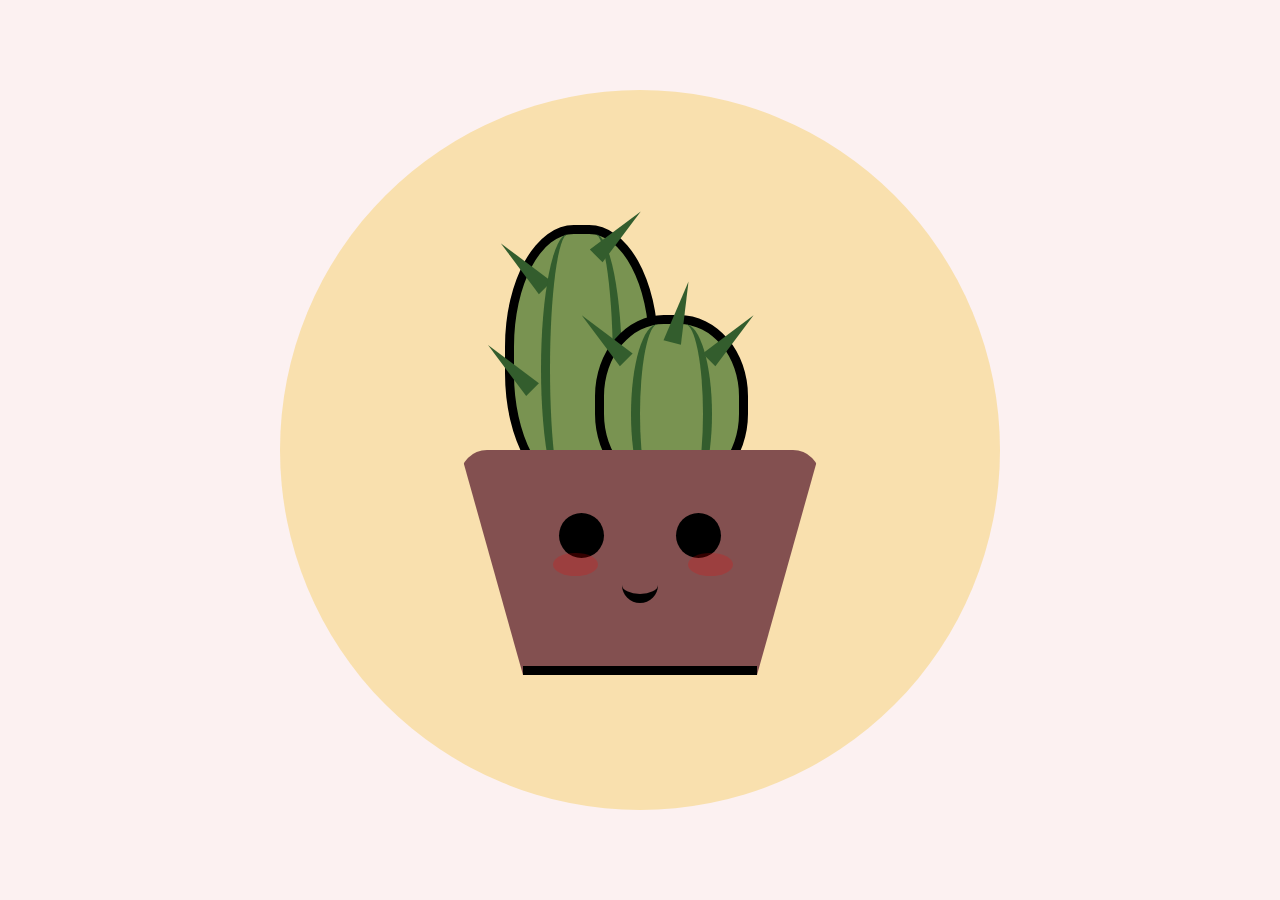
<file: Cute Cactus/index.html>
<!DOCTYPE html>
<html lang="en">
  <head>
    <meta charset="UTF-8" />
    <meta http-equiv="X-UA-Compatible" content="IE=edge" />
    <meta name="viewport" content="width=device-width, initial-scale=1.0" />
    <link rel="stylesheet" href="style.css" />
    <title>CSS Art - Cute Cactus</title>
  </head>
  <body>
    <div class="canvas">
      <div class="circle">
        <div class="cactus">
          <div class="pricks"></div>
        </div>

        <div class="cactusSmall">
          <div class="pricksRight"></div>
        </div>

        <div class="pot">
          <div class="eyes"></div>
          <div class="cheeks"></div>
          <div class="mouth"></div>
        </div>
      </div>
    </div>
  </body>
</html>
</file>
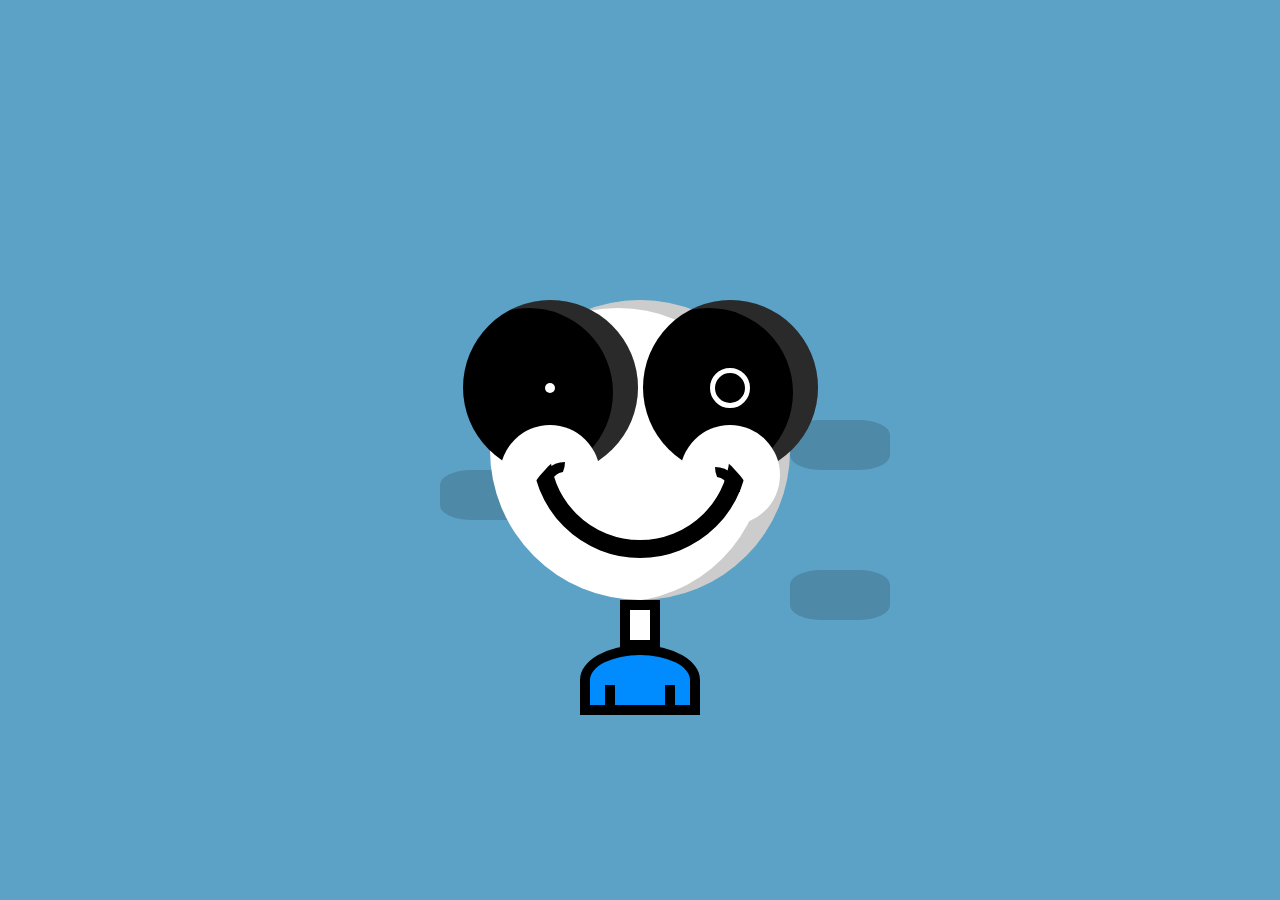
<file: Human/index.html>
<!DOCTYPE html>
<html lang="en">
  <head>
    <meta charset="UTF-8" />
    <meta http-equiv="X-UA-Compatible" content="IE=edge" />
    <meta name="viewport" content="width=device-width, initial-scale=1.0" />
    <title>CSS Art</title>
    <link rel="stylesheet" href="css/main.css" />
  </head>
  <body>
    <div class="container">
      <div class="bg"></div>
      <div class="head">
        <div class="eye left">
          <div class="cutout"></div>
        </div>
        <div class="eye right">
          <div class="cutout"></div>
        </div>
        <div class="mouth"></div>
      </div>
      <div class="body"></div>
    </div>
  </body>
</html>
</file>
<file: Cute Cactus/style.css>
* {
  margin: 0;
  padding: 0;
  box-sizing: border-box;
}

.canvas {
  position: relative;
  display: flex;
  justify-content: center;
  align-items: center;
  background-color: #fcf1f1;
  width: 100%;
  height: 100vh;
}

.circle {
  position: relative;
  display: flex;
  justify-content: center;
  align-items: center;
  width: 80vmin;
  height: 80vmin;
  border-radius: 50%;
  background-color: #f9e0ae;
}

.pot {
  position: absolute;
  border-bottom: 25vmin solid #835050;
  border-left: 7vmin solid transparent;
  border-right: 7vmin solid transparent;
  height: 0;
  width: 40vmin;
  bottom: 15vmin;
  transform: rotate(180deg);
  border-radius: 3vmin;
}

.pot::after {
  content: "";
  position: absolute;
  width: 26vmin;
  height: 1vmin;
  background-color: #000;
}

.eyes {
  position: absolute;
  width: 5vmin;
  height: 5vmin;
  background-color: #000;
  border-radius: 50%;
  bottom: -18vmin;
  left: 4vmin;
  box-shadow: 13vmin 0 #000;
  animation: blink 1.5s infinite;
}

@keyframes blink {
  0% {
    transform: scale(1, 0.1);
  }
  100% {
    transform: scale(1, 1);
  }
}

.cheeks {
  position: absolute;
  width: 5vmin;
  height: 2.5vmin;
  top: 11vmin;
  left: 2.7vmin;
  background-color: red;
  border-radius: 50%;
  opacity: 20%;
  box-shadow: 15vmin 0 red;
}

.mouth {
  position: absolute;
  width: 4vmin;
  height: 4vmin;
  top: 8vmin;
  left: 11vmin;
  border-radius: 50%;
  background: transparent;
  border-top: 1vmin solid #000;
}

.cactus {
  position: absolute;
  width: 17vmin;
  height: 30vmin;
  background-color: #799351;
  top: 15vmin;
  left: 25vmin;
  border-radius: 45%;
  border: 1vmin solid #000;
}

.cactus::before {
  content: "";
  position: absolute;
  width: 5vmin;
  height: 30vmin;
  left: 6vmin;
  background-color: transparent;
  border-radius: 50%;
  border-right: 1vmin solid #335d2d;
}

.cactus::after {
  content: "";
  position: absolute;
  width: 5vmin;
  height: 30vmin;
  right: 6vmin;
  background-color: transparent;
  border-radius: 50%;
  border-left: 1vmin solid #335d2d;
}

.cactusSmall {
  position: absolute;
  width: 17vmin;
  height: 20vmin;
  background-color: #799351;
  top: 25vmin;
  right: 28vmin;
  border-radius: 45%;
  border: 1vmin solid #000;
}

.cactusSmall::before {
  content: "";
  position: absolute;
  width: 5vmin;
  height: 20vmin;
  left: 6vmin;
  background-color: transparent;
  border-radius: 50%;
  border-right: 1vmin solid #335d2d;
}

.cactusSmall::after {
  content: "";
  position: absolute;
  width: 5vmin;
  height: 20vmin;
  right: 6vmin;
  background-color: transparent;
  border-radius: 50%;
  border-left: 1vmin solid #335d2d;
}

.pricks {
  position: absolute;
  width: 0;
  height: 0;
  border-left: 1vmin solid transparent;
  border-right: 1vmin solid transparent;
  border-bottom: 7vmin solid #335d2d;
  transform: rotate(-45deg);
}

.pricks::before {
  content: "";
  position: absolute;
  width: 0;
  height: 0;
  top: 5vmin;
  left: 9vmin;
  border-left: 1vmin solid transparent;
  border-right: 1vmin solid transparent;
  border-bottom: 7vmin solid #335d2d;
  transform: rotate(90deg);
}

.pricks::after {
  content: "";
  position: absolute;
  width: 0;
  height: 0;
  top: 7vmin;
  left: -10vmin;
  border-left: 1vmin solid transparent;
  border-right: 1vmin solid transparent;
  border-bottom: 7vmin solid #335d2d;
}

.pricksRight {
  position: absolute;
  width: 0;
  height: 0;
  top: -2vmin;
  left: -1vmin;
  border-left: 1vmin solid transparent;
  border-right: 1vmin solid transparent;
  border-bottom: 7vmin solid #335d2d;
  transform: rotate(-45deg);
}

.pricksRight::before {
  content: "";
  position: absolute;
  width: 0;
  height: 0;
  top: 10vmin;
  left: 9vmin;
  border-left: 1vmin solid transparent;
  border-right: 1vmin solid transparent;
  border-bottom: 7vmin solid #335d2d;
  transform: rotate(90deg);
}

.pricksRight::after {
  content: "";
  position: absolute;
  width: 0;
  height: 0;
  top: 4vmin;
  left: 7vmin;
  border-left: 1vmin solid transparent;
  border-right: 1vmin solid transparent;
  border-bottom: 7vmin solid #335d2d;
  transform: rotate(60deg);
}
</file>
<file: Human/css/main.css>
body {
  background-color: #5ca2c6;
  height: 100vh;
  display: -ms-grid;
  display: grid;
  place-items: center;
  margin: 0;
}

.container {
  display: -webkit-box;
  display: -ms-flexbox;
  display: flex;
  -webkit-box-pack: center;
      -ms-flex-pack: center;
          justify-content: center;
  position: relative;
}

.head {
  width: 300px;
  height: 300px;
  border-radius: 50%;
  background-color: white;
  position: relative;
  -webkit-box-pack: center;
      -ms-flex-pack: center;
          justify-content: center;
  display: -webkit-box;
  display: -ms-flexbox;
  display: flex;
  -webkit-box-align: baseline;
      -ms-flex-align: baseline;
          align-items: baseline;
}

.head::before {
  content: "";
  position: absolute;
  width: 300px;
  height: 300px;
  border-radius: 50%;
  -webkit-box-shadow: inset -22px 5px 0 3px rgba(0, 0, 0, 0.2);
          box-shadow: inset -22px 5px 0 3px rgba(0, 0, 0, 0.2);
}

.head::after {
  content: "";
  position: absolute;
  top: 300px;
  width: 20px;
  height: 30px;
  background-color: white;
  border: 10px solid black;
}

.left,
.right {
  background-color: black;
  border-radius: 50%;
  width: 175px;
  height: 175px;
  position: absolute;
  display: -webkit-box;
  display: -ms-flexbox;
  display: flex;
  -webkit-box-pack: center;
      -ms-flex-pack: center;
          justify-content: center;
  -webkit-box-align: center;
      -ms-flex-align: center;
          align-items: center;
}

.left {
  margin-left: -180px;
}

.right {
  margin-left: 180px;
}

.left::before,
.right::before {
  content: "";
  position: absolute;
  width: 175px;
  height: 175px;
  border-radius: 50%;
  -webkit-box-shadow: inset -22px 5px 0 3px rgba(255, 255, 255, 0.164);
          box-shadow: inset -22px 5px 0 3px rgba(255, 255, 255, 0.164);
}

.left::after,
.right::after {
  content: "";
  position: absolute;
  width: 10px;
  height: 10px;
  background-color: white;
  border-radius: 50%;
}

.right::after {
  width: 30px;
  height: 30px;
  background: transparent;
  border: 5px solid white;
}

.cutout {
  position: absolute;
  width: 100px;
  height: 100px;
  background-color: white;
  border-radius: 50%;
  -ms-flex-item-align: end;
      align-self: flex-end;
  margin-bottom: -50px;
}

.mouth {
  width: 180px;
  height: 180px;
  position: absolute;
  border: 18px solid black;
  border-radius: 50%;
  -ms-flex-item-align: center;
      -ms-grid-row-align: center;
      align-self: center;
  -webkit-clip-path: circle(60% at 50% 100%);
          clip-path: circle(60% at 50% 100%);
}

.mouth::before, .mouth::after {
  position: absolute;
  content: "";
  width: 30px;
  height: 30px;
  border-radius: 50%;
  border: 10px solid black;
  top: 102px;
  left: -10px;
  -webkit-clip-path: circle(50% at 0 0);
          clip-path: circle(50% at 0 0);
}

.mouth::after {
  left: 140px;
  top: 107px;
  -webkit-clip-path: circle(50% at 100% 0);
          clip-path: circle(50% at 100% 0);
}

.body {
  position: absolute;
  height: 50px;
  width: 100px;
  background-color: #008cff;
  top: 345px;
  border: 10px solid black;
  border-radius: 100% 100% 100% 100% / 100% 100% 0% 0%;
}

.body::before, .body::after {
  position: absolute;
  content: "";
  width: 15px;
  height: 20px;
  top: 30px;
}

.body::before {
  border-right: 10px solid black;
}

.body::after {
  border-left: 10px solid black;
  right: 0;
}

.bg {
  width: 100px;
  height: 50px;
  position: absolute;
  left: -100px;
  border-radius: 30%;
  top: 20px;
  -webkit-box-shadow: 400px 100px 0 0 rgba(0, 0, 0, 0.15), 50px 150px 0 0 rgba(0, 0, 0, 0.15), 400px 250px 0 0 rgba(0, 0, 0, 0.15);
          box-shadow: 400px 100px 0 0 rgba(0, 0, 0, 0.15), 50px 150px 0 0 rgba(0, 0, 0, 0.15), 400px 250px 0 0 rgba(0, 0, 0, 0.15);
  -webkit-animation: bgAnim 3s infinite alternate;
          animation: bgAnim 3s infinite alternate;
}

@-webkit-keyframes bgAnim {
  from {
    -webkit-box-shadow: 400px 100px 0 0 rgba(0, 0, 0, 0.15), 50px 150px 0 0 rgba(0, 0, 0, 0.15), 400px 250px 0 0 rgba(0, 0, 0, 0.15);
            box-shadow: 400px 100px 0 0 rgba(0, 0, 0, 0.15), 50px 150px 0 0 rgba(0, 0, 0, 0.15), 400px 250px 0 0 rgba(0, 0, 0, 0.15);
  }
  to {
    -webkit-box-shadow: 400px 100px 0 0 rgba(0, 0, 0, 0.15), 0px 150px 0 0 rgba(0, 0, 0, 0.15), 350px 250px 0 0 rgba(0, 0, 0, 0.15);
            box-shadow: 400px 100px 0 0 rgba(0, 0, 0, 0.15), 0px 150px 0 0 rgba(0, 0, 0, 0.15), 350px 250px 0 0 rgba(0, 0, 0, 0.15);
  }
}

@keyframes bgAnim {
  from {
    -webkit-box-shadow: 400px 100px 0 0 rgba(0, 0, 0, 0.15), 50px 150px 0 0 rgba(0, 0, 0, 0.15), 400px 250px 0 0 rgba(0, 0, 0, 0.15);
            box-shadow: 400px 100px 0 0 rgba(0, 0, 0, 0.15), 50px 150px 0 0 rgba(0, 0, 0, 0.15), 400px 250px 0 0 rgba(0, 0, 0, 0.15);
  }
  to {
    -webkit-box-shadow: 400px 100px 0 0 rgba(0, 0, 0, 0.15), 0px 150px 0 0 rgba(0, 0, 0, 0.15), 350px 250px 0 0 rgba(0, 0, 0, 0.15);
            box-shadow: 400px 100px 0 0 rgba(0, 0, 0, 0.15), 0px 150px 0 0 rgba(0, 0, 0, 0.15), 350px 250px 0 0 rgba(0, 0, 0, 0.15);
  }
}
/*# sourceMappingURL=main.css.map */
</file>
